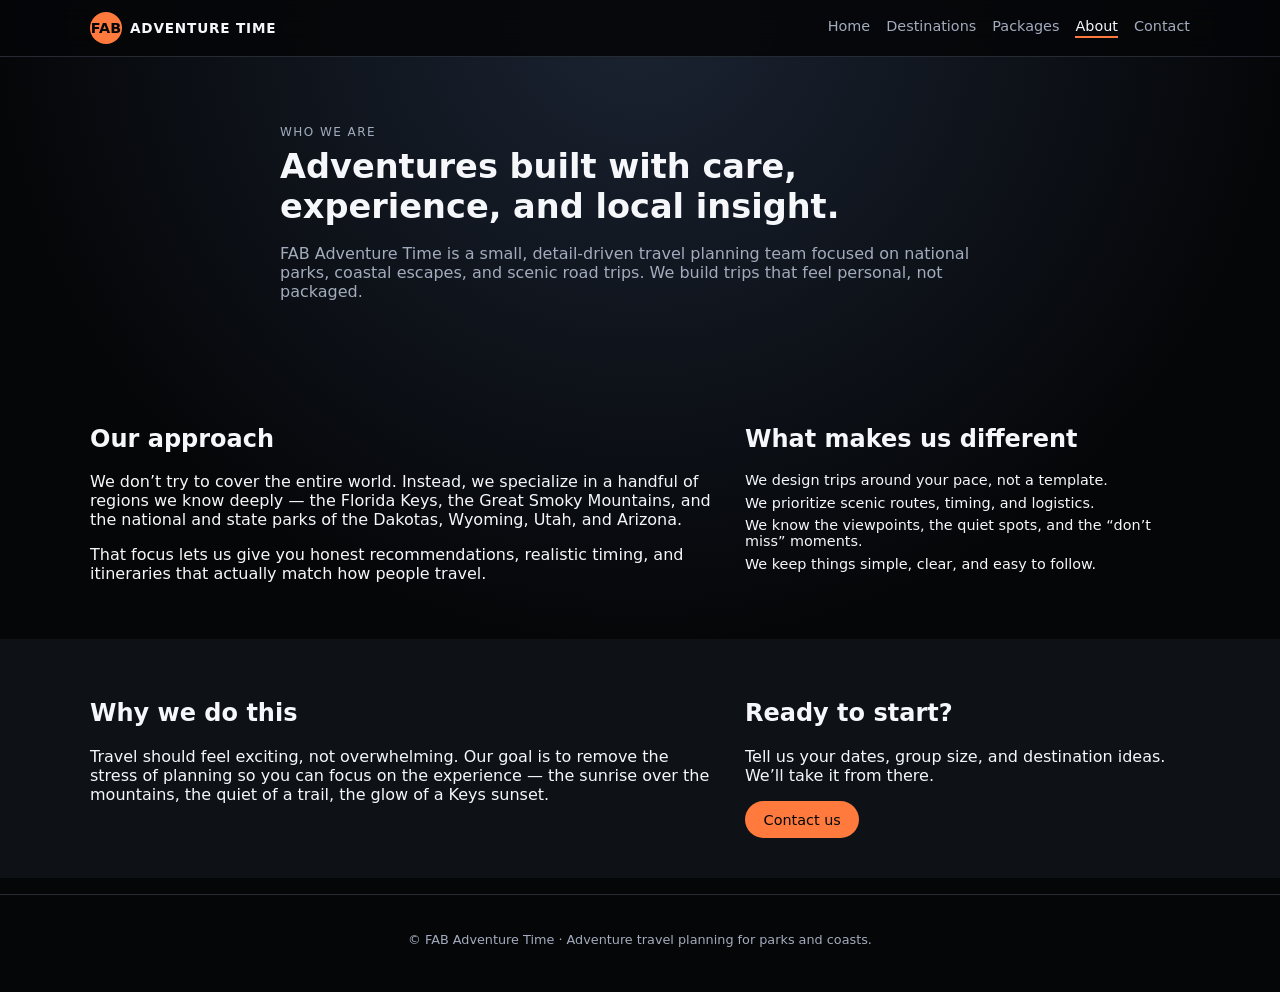
<file: about.html>
<!doctype html>
<html lang="en">
<head>
  <meta charset="utf-8">
  <title>About | FAB Adventure Time</title>
  <meta name="viewport" content="width=device-width, initial-scale=1">
  <meta name="description" content="Learn about FAB Adventure Time — a small adventure-focused travel planning team specializing in national parks, coastal escapes, and scenic road trips.">
  <link rel="stylesheet" href="styles.css">
</head>

<body>
<header class="site-header">
  <div class="container header-inner">
    <div class="brand">
      <span class="brand-mark">FAB</span>
      <span class="brand-name">Adventure Time</span>
    </div>
    <nav class="nav">
      <a href="index.html" class="nav-link">Home</a>
      <a href="destinations.html" class="nav-link">Destinations</a>
      <a href="packages.html" class="nav-link">Packages</a>
      <a href="about.html" class="nav-link is-active">About</a>
      <a href="contact.html" class="nav-link">Contact</a>
    </nav>
  </div>
</header>

<main>
  <section class="hero hero-sub">
    <div class="container hero-inner">
      <p class="eyebrow">Who we are</p>
      <h1>Adventures built with care, experience, and local insight.</h1>
      <p class="lead">
        FAB Adventure Time is a small, detail‑driven travel planning team focused on national parks,
        coastal escapes, and scenic road trips. We build trips that feel personal, not packaged.
      </p>
    </div>
  </section>

  <section class="section">
    <div class="container two-column">
      <div>
        <h2>Our approach</h2>
        <p>
          We don’t try to cover the entire world. Instead, we specialize in a handful of regions we know
          deeply — the Florida Keys, the Great Smoky Mountains, and the national and state parks of the
          Dakotas, Wyoming, Utah, and Arizona.
        </p>
        <p>
          That focus lets us give you honest recommendations, realistic timing, and itineraries that
          actually match how people travel.
        </p>
      </div>

      <div>
        <h2>What makes us different</h2>
        <ul class="checklist">
          <li>We design trips around your pace, not a template.</li>
          <li>We prioritize scenic routes, timing, and logistics.</li>
          <li>We know the viewpoints, the quiet spots, and the “don’t miss” moments.</li>
          <li>We keep things simple, clear, and easy to follow.</li>
        </ul>
      </div>
    </div>
  </section>

  <section class="section section-highlight">
    <div class="container two-column">
      <div>
        <h2>Why we do this</h2>
        <p>
          Travel should feel exciting, not overwhelming. Our goal is to remove the stress of planning so
          you can focus on the experience — the sunrise over the mountains, the quiet of a trail, the
          glow of a Keys sunset.
        </p>
      </div>

      <div>
        <h2>Ready to start?</h2>
        <p>Tell us your dates, group size, and destination ideas. We’ll take it from there.</p>
        <a href="contact.html" class="btn btn-primary">Contact us</a>
      </div>
    </div>
  </section>
</main>

<footer class="site-footer">
  <div class="container footer-inner">
    <p>© FAB Adventure Time · Adventure travel planning for parks and coasts.</p>
  </div>
</footer>

</body>
</html>
</file>
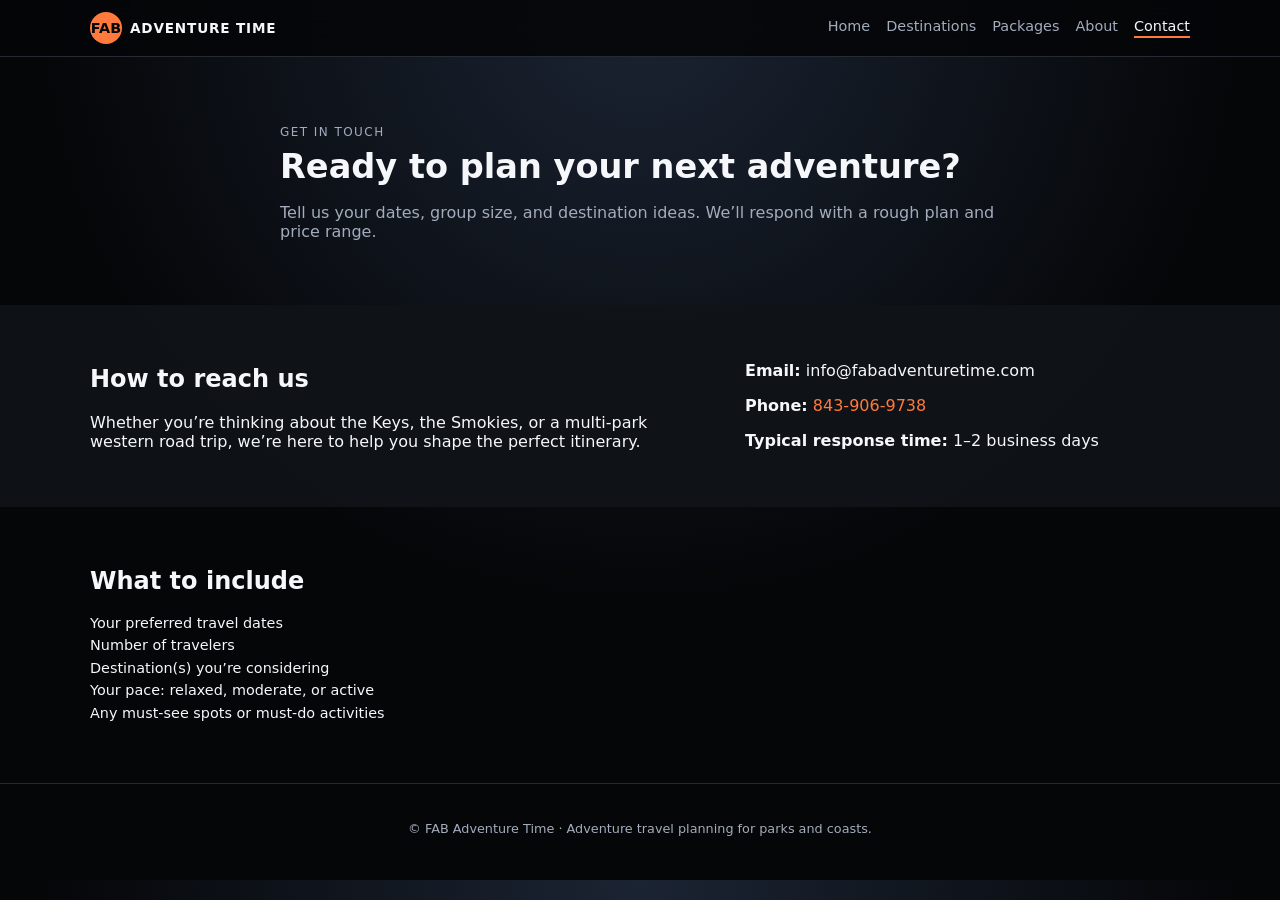
<file: contact.html>
<!doctype html>
<html lang="en">
<head>
  <meta charset="utf-8">
  <title>Contact | FAB Adventure Time</title>
  <meta name="viewport" content="width=device-width, initial-scale=1">
  <meta name="description" content="Contact FAB Adventure Time to start planning your next adventure.">
  <link rel="stylesheet" href="styles.css">
</head>

<body>
<header class="site-header">
  <div class="container header-inner">
    <div class="brand">
      <span class="brand-mark">FAB</span>
      <span class="brand-name">Adventure Time</span>
    </div>
    <nav class="nav">
      <a href="index.html" class="nav-link">Home</a>
      <a href="destinations.html" class="nav-link">Destinations</a>
      <a href="packages.html" class="nav-link">Packages</a>
      <a href="about.html" class="nav-link">About</a>
      <a href="contact.html" class="nav-link is-active">Contact</a>
    </nav>
  </div>
</header>

<main>
  <section class="hero hero-sub">
    <div class="container hero-inner">
      <p class="eyebrow">Get in touch</p>
      <h1>Ready to plan your next adventure?</h1>
      <p class="lead">
        Tell us your dates, group size, and destination ideas. We’ll respond with a rough plan and price range.
      </p>
    </div>
  </section>

  <section class="section section-highlight">
    <div class="container two-column">
      <div>
        <h2>How to reach us</h2>
        <p>
          Whether you’re thinking about the Keys, the Smokies, or a multi‑park western road trip,
          we’re here to help you shape the perfect itinerary.
        </p>
      </div>

      <div>
        <p><strong>Email:</strong> info@fabadventuretime.com</p>
        <p><strong>Phone:</strong> <a href="tel:843-906-9738">843‑906‑9738</a></p>
        <p><strong>Typical response time:</strong> 1–2 business days</p>
      </div>
    </div>
  </section>

  <section class="section">
    <div class="container">
      <h2>What to include</h2>
      <ul class="checklist">
        <li>Your preferred travel dates</li>
        <li>Number of travelers</li>
        <li>Destination(s) you’re considering</li>
        <li>Your pace: relaxed, moderate, or active</li>
        <li>Any must‑see spots or must‑do activities</li>
      </ul>
    </div>
  </section>
</main>

<footer class="site-footer">
  <div class="container footer-inner">
    <p>© FAB Adventure Time · Adventure travel planning for parks and coasts.</p>
  </div>
</footer>

</body>
</html>
</file>
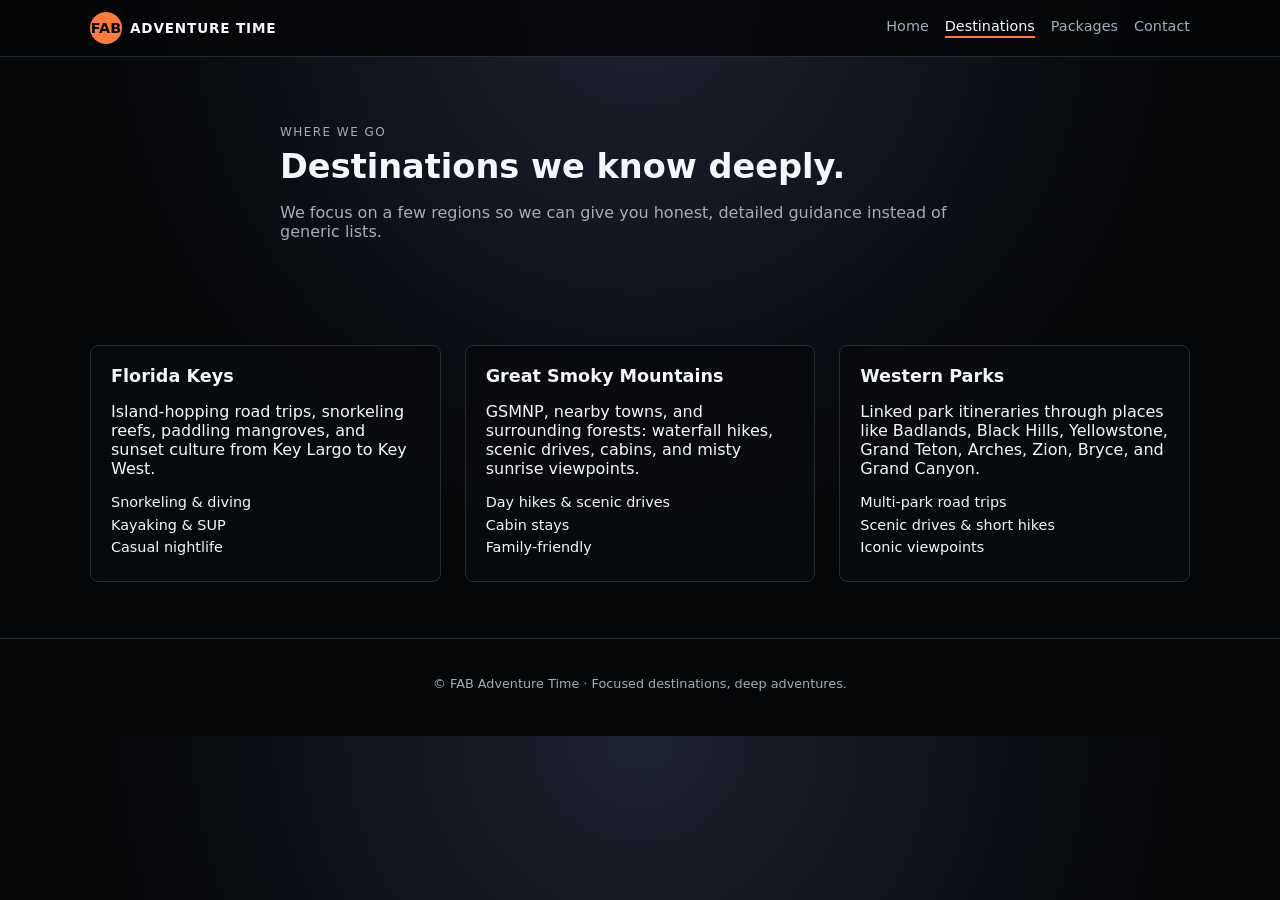
<file: destinations.html>
<!doctype html>
<html lang="en">
<head>
  <meta charset="utf-8">
  <title>Destinations | FAB Adventure Time</title>
  <meta name="viewport" content="width=device-width, initial-scale=1">
  <meta name="description" content="Explore adventure destinations including the Florida Keys, Great Smoky Mountains, and the national and state parks of the Dakotas, Wyoming, Utah, and Arizona.">
  <link rel="stylesheet" href="styles.css">
</head>


<body>
<header class="site-header">
  <div class="container header-inner">
    <div class="brand">
      <span class="brand-mark">FAB</span>
      <span class="brand-name">Adventure Time</span>
    </div>
    <nav class="nav">
      <a href="index.html" class="nav-link">Home</a>
      <a href="destinations.html" class="nav-link is-active">Destinations</a>
      <a href="packages.html" class="nav-link">Packages</a>
      <a href="contact.html" class="nav-link">Contact</a>
    </nav>
  </div>
</header>

<main>
  <section class="hero hero-sub">
    <div class="container hero-inner">
      <p class="eyebrow">Where we go</p>
      <h1>Destinations we know deeply.</h1>
      <p class="lead">
        We focus on a few regions so we can give you honest, detailed guidance instead of generic lists.
      </p>
    </div>
  </section>

  <section class="section">
    <div class="container cards-grid">

      <article class="card">
        <h3>Florida Keys</h3>
        <p>
          Island‑hopping road trips, snorkeling reefs, paddling mangroves, and sunset culture from Key Largo
          to Key West.
        </p>
        <ul class="checklist">
          <li>Snorkeling & diving</li>
          <li>Kayaking & SUP</li>
          <li>Casual nightlife</li>
        </ul>
      </article>

      <article class="card">
        <h3>Great Smoky Mountains</h3>
        <p>
          GSMNP, nearby towns, and surrounding forests: waterfall hikes, scenic drives, cabins, and
          misty sunrise viewpoints.
        </p>
        <ul class="checklist">
          <li>Day hikes & scenic drives</li>
          <li>Cabin stays</li>
          <li>Family‑friendly</li>
        </ul>
      </article>

      <article class="card">
        <h3>Western Parks</h3>
        <p>
          Linked park itineraries through places like Badlands, Black Hills, Yellowstone, Grand Teton,
          Arches, Zion, Bryce, and Grand Canyon.
        </p>
        <ul class="checklist">
          <li>Multi‑park road trips</li>
          <li>Scenic drives & short hikes</li>
          <li>Iconic viewpoints</li>
        </ul>
      </article>

    </div>
  </section>
</main>

<footer class="site-footer">
  <div class="container footer-inner">
    <p>© FAB Adventure Time · Focused destinations, deep adventures.</p>
  </div>
</footer>

</body>
</html>
</file>
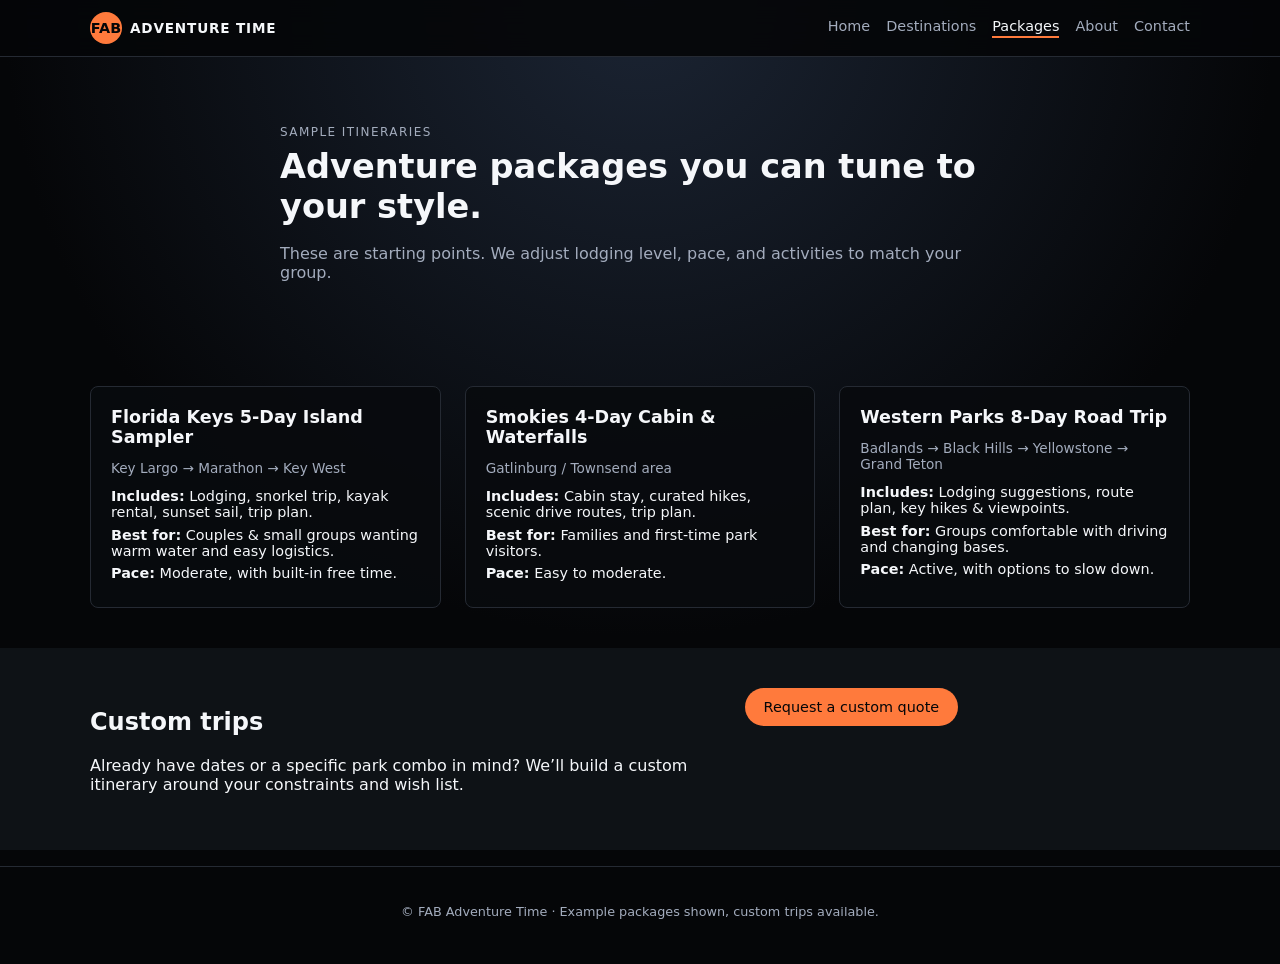
<file: packages.html>
<!doctype html>
<html lang="en">
<head>
  <meta charset="utf-8">
  <title>Adventure Packages | FAB Adventure Time</title>
  <meta name="viewport" content="width=device-width, initial-scale=1">
  <meta name="description" content="Sample adventure travel packages for the Florida Keys, Great Smoky Mountains, and Western national and state parks.">
  <link rel="stylesheet" href="styles.css">
</head>

<body>
<header class="site-header">
  <div class="container header-inner">
    <div class="brand">
      <span class="brand-mark">FAB</span>
      <span class="brand-name">Adventure Time</span>
    </div>
    <nav class="nav">
      <a href="index.html" class="nav-link">Home</a>
      <a href="destinations.html" class="nav-link">Destinations</a>
      <a href="packages.html" class="nav-link is-active">Packages</a>
      <a href="about.html" class="nav-link">About</a>
      <a href="contact.html" class="nav-link">Contact</a>
    </nav>
  </div>
</header>

<main>
  <section class="hero hero-sub">
    <div class="container hero-inner">
      <p class="eyebrow">Sample itineraries</p>
      <h1>Adventure packages you can tune to your style.</h1>
      <p class="lead">
        These are starting points. We adjust lodging level, pace, and activities to match your group.
      </p>
    </div>
  </section>

  <section class="section">
    <div class="container cards-grid">

      <article class="card">
        <h3>Florida Keys 5‑Day Island Sampler</h3>
        <p class="card-meta">Key Largo → Marathon → Key West</p>
        <ul class="checklist">
          <li><strong>Includes:</strong> Lodging, snorkel trip, kayak rental, sunset sail, trip plan.</li>
          <li><strong>Best for:</strong> Couples & small groups wanting warm water and easy logistics.</li>
          <li><strong>Pace:</strong> Moderate, with built‑in free time.</li>
        </ul>
      </article>

      <article class="card">
        <h3>Smokies 4‑Day Cabin & Waterfalls</h3>
        <p class="card-meta">Gatlinburg / Townsend area</p>
        <ul class="checklist">
          <li><strong>Includes:</strong> Cabin stay, curated hikes, scenic drive routes, trip plan.</li>
          <li><strong>Best for:</strong> Families and first‑time park visitors.</li>
          <li><strong>Pace:</strong> Easy to moderate.</li>
        </ul>
      </article>

      <article class="card">
        <h3>Western Parks 8‑Day Road Trip</h3>
        <p class="card-meta">Badlands → Black Hills → Yellowstone → Grand Teton</p>
        <ul class="checklist">
          <li><strong>Includes:</strong> Lodging suggestions, route plan, key hikes & viewpoints.</li>
          <li><strong>Best for:</strong> Groups comfortable with driving and changing bases.</li>
          <li><strong>Pace:</strong> Active, with options to slow down.</li>
        </ul>
      </article>

    </div>
  </section>

  <section class="section section-highlight">
    <div class="container two-column">
      <div>
        <h2>Custom trips</h2>
        <p>
          Already have dates or a specific park combo in mind? We’ll build a custom itinerary around
          your constraints and wish list.
        </p>
      </div>
      <div>
        <a href="contact.html" class="btn btn-primary">Request a custom quote</a>
      </div>
    </div>
  </section>
</main>

<footer class="site-footer">
  <div class="container footer-inner">
    <p>© FAB Adventure Time · Example packages shown, custom trips available.</p>
  </div>
</footer>

</body>
</html>
</file>
<file: styles.css>
:root {
  --bg: #050608;
  --bg-alt: #101318;
  --accent: #ff7a3c;
  --accent-soft: #ffe1cf;
  --text: #f5f7fa;
  --muted: #a3acbd;
  --border: #252a33;
  --radius: 8px;
  --font-sans: system-ui, -apple-system, BlinkMacSystemFont, "Segoe UI", sans-serif;
}

*,
*::before,
*::after {
  box-sizing: border-box;
}

body {
  margin: 0;
  font-family: var(--font-sans);
  background: radial-gradient(circle at top, #1b2433 0, #050608 55%);
  color: var(--text);
}

a {
  color: var(--accent);
  text-decoration: none;
}

a:hover {
  text-decoration: underline;
}

.container {
  width: min(1100px, 100% - 2rem);
  margin: 0 auto;
}

/* Header */

.site-header {
  border-bottom: 1px solid var(--border);
  background: rgba(5, 6, 8, 0.9);
  backdrop-filter: blur(12px);
}

.header-inner {
  display: flex;
  align-items: center;
  justify-content: space-between;
  padding: 0.75rem 0;
}

.brand {
  display: flex;
  align-items: center;
  gap: 0.5rem;
}

.brand-mark {
  display: inline-flex;
  align-items: center;
  justify-content: center;
  width: 32px;
  height: 32px;
  border-radius: 999px;
  background: var(--accent);
  color: #050608;
  font-weight: 700;
  font-size: 0.9rem;
}

.brand-name {
  font-weight: 600;
  letter-spacing: 0.06em;
  text-transform: uppercase;
  font-size: 0.85rem;
}

.nav {
  display: flex;
  gap: 1rem;
  font-size: 0.9rem;
}

.nav-link {
  color: var(--muted);
  padding-bottom: 0.15rem;
  border-bottom: 2px solid transparent;
}

.nav-link:hover {
  color: var(--text);
}

.nav-link.is-active {
  color: var(--text);
  border-bottom-color: var(--accent);
}

/* Hero */

.hero {
  padding: 3.5rem 0 2.5rem;
}

.hero-home {
  padding-top: 4.5rem;
}

.hero-inner {
  max-width: 720px;
}

.eyebrow {
  text-transform: uppercase;
  letter-spacing: 0.12em;
  font-size: 0.75rem;
  color: var(--muted);
  margin-bottom: 0.5rem;
}

.hero h1 {
  font-size: 2.1rem;
  line-height: 1.2;
  margin: 0 0 0.75rem;
}

.lead {
  font-size: 1rem;
  color: var(--muted);
  margin-bottom: 1.5rem;
}

.hero-actions {
  display: flex;
  flex-wrap: wrap;
  gap: 0.75rem;
}

/* Buttons */

.btn {
  display: inline-flex;
  align-items: center;
  justify-content: center;
  padding: 0.6rem 1.1rem;
  border-radius: 999px;
  font-size: 0.9rem;
  font-weight: 500;
  border: 1px solid transparent;
}

.btn-primary {
  background: var(--accent);
  color: #050608;
}

.btn-primary:hover {
  background: #ff945f;
}

.btn-secondary {
  background: transparent;
  border-color: var(--border);
  color: var(--text);
}

.btn-secondary:hover {
  border-color: var(--accent);
}

/* Sections */

.section {
  padding: 2.5rem 0;
}

.section-highlight {
  background: rgba(16, 19, 24, 0.9);
}

/* Layouts */

.cards-grid {
  display: grid;
  grid-template-columns: repeat(auto-fit, minmax(260px, 1fr));
  gap: 1.5rem;
}

.two-column {
  display: grid;
  grid-template-columns: minmax(0, 1.4fr) minmax(0, 1fr);
  gap: 2rem;
}

@media (max-width: 800px) {
  .header-inner {
    flex-direction: column;
    align-items: flex-start;
    gap: 0.75rem;
  }

  .two-column {
    grid-template-columns: 1fr;
  }
}

/* Cards */

.card {
  border-radius: var(--radius);
  border: 1px solid var(--border);
  padding: 1.25rem;
  background: rgba(8, 10, 14, 0.9);
}

.card h3 {
  font-size: 1.1rem;
  margin: 0 0 0.5rem;
}

.card-meta {
  font-size: 0.85rem;
  color: var(--muted);
  margin-bottom: 0.75rem;
}

/* Lists */

.checklist {
  list-style: none;
  padding: 0;
  margin: 0.5rem 0 0;
}

.checklist li {
  margin-bottom: 0.4rem;
  font-size: 0.9rem;
}

/* Footer */

.site-footer {
  border-top: 1px solid var(--border);
  padding: 1.5rem 0 2rem;
  margin-top: 1rem;
}

.footer-inner {
  font-size: 0.8rem;
  color: var(--muted);
  text-align: center;
}
</file>
